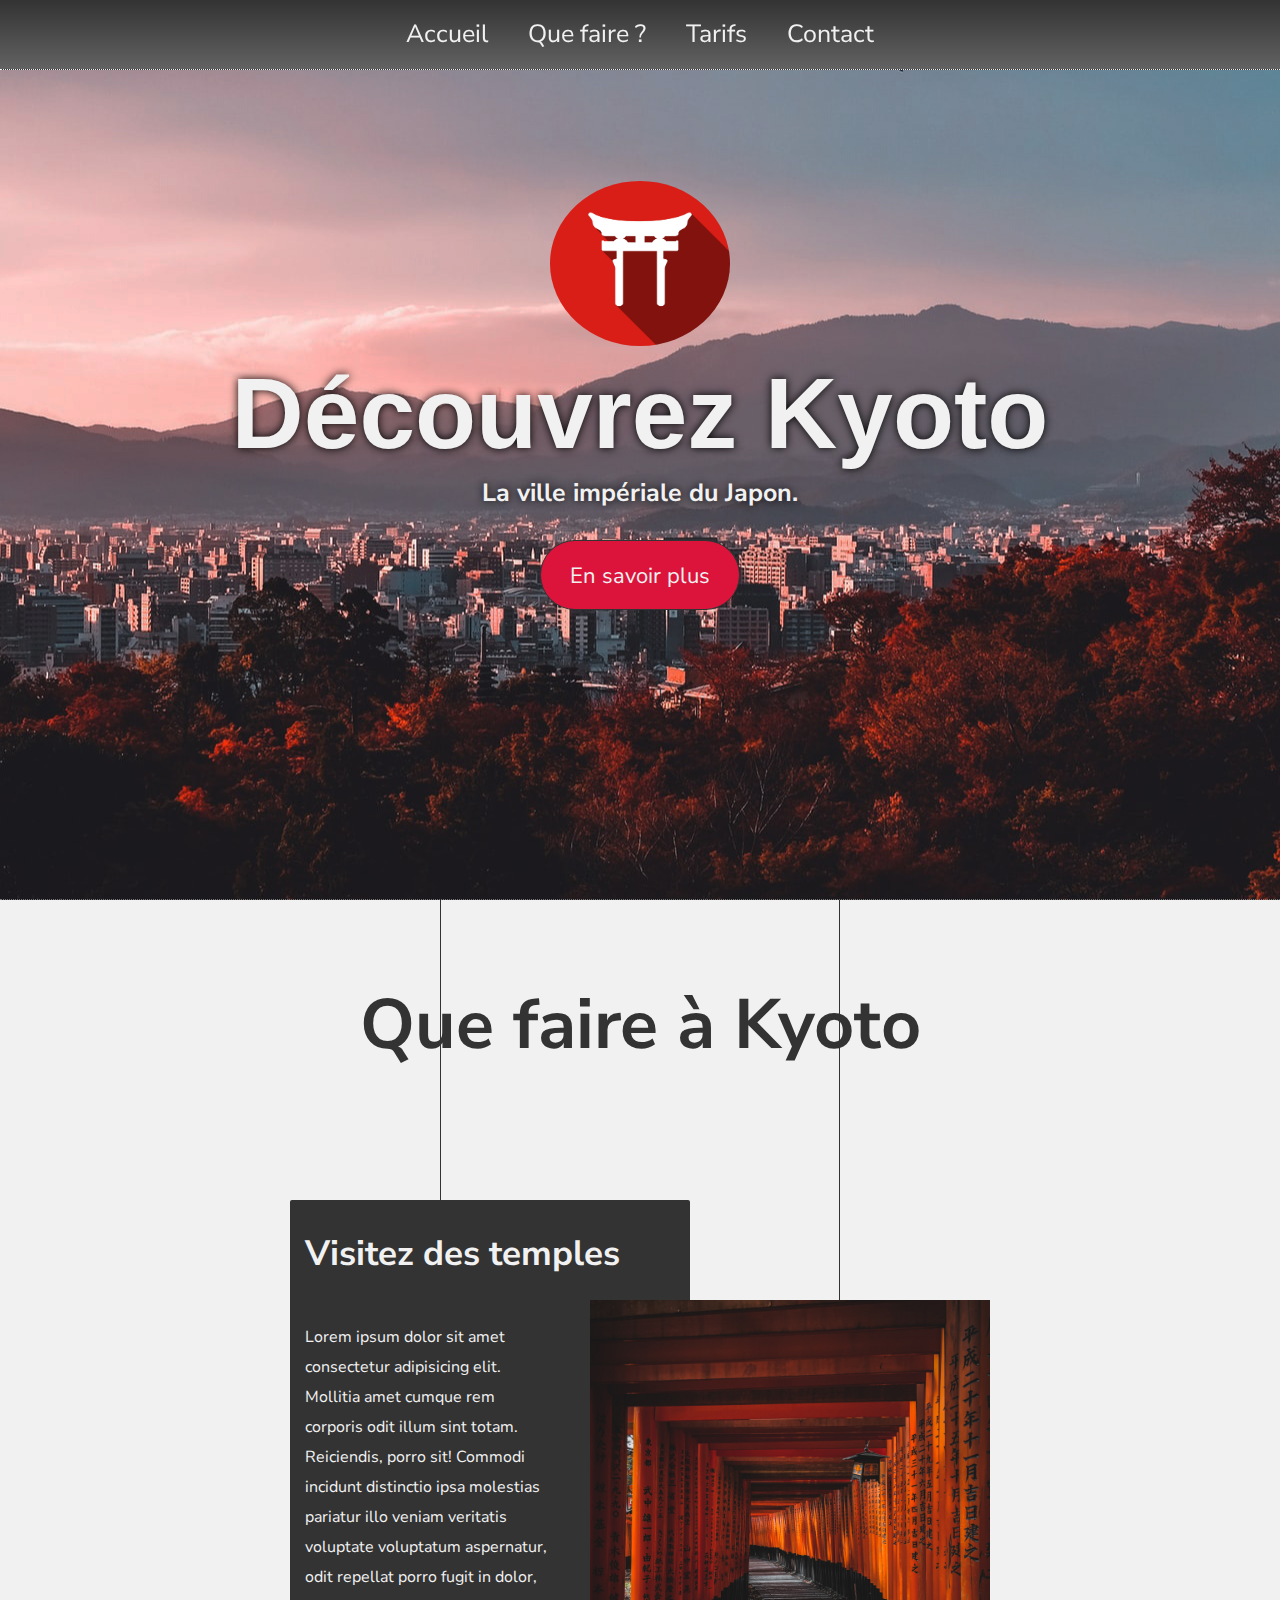
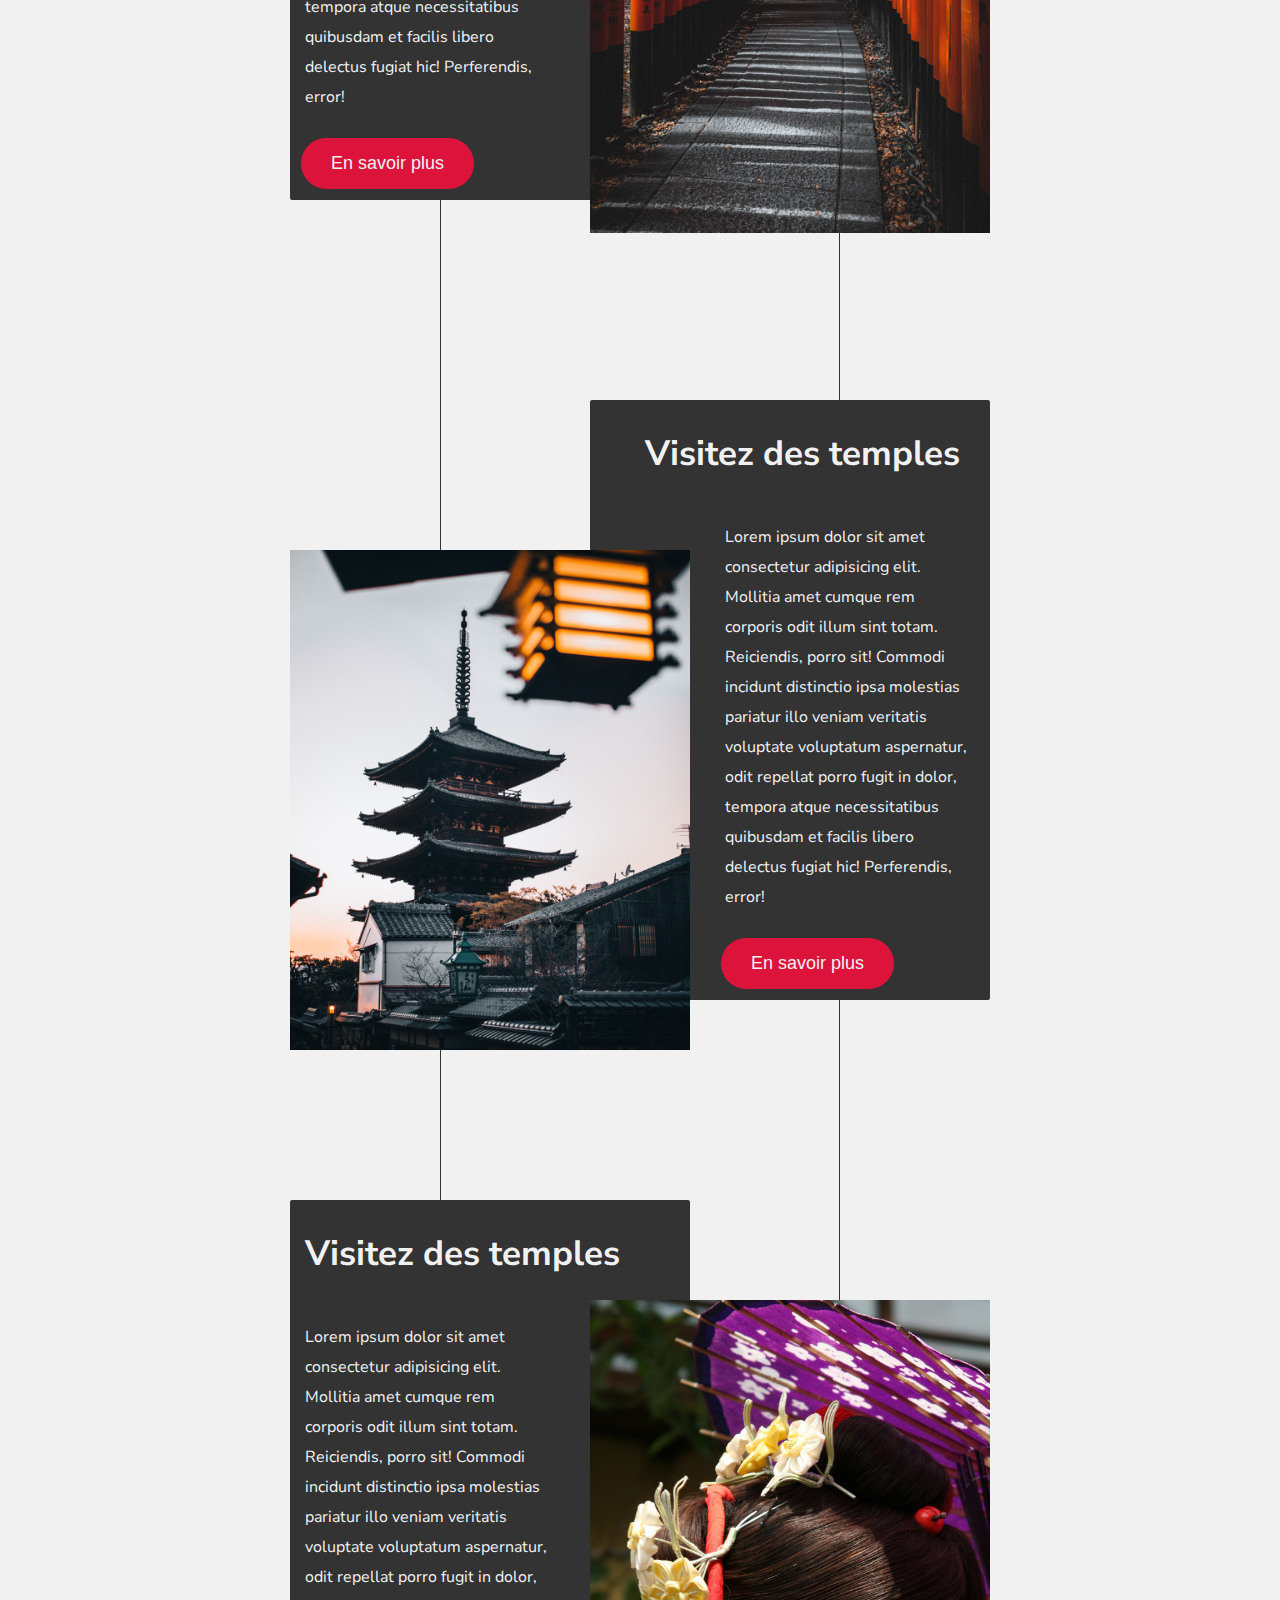
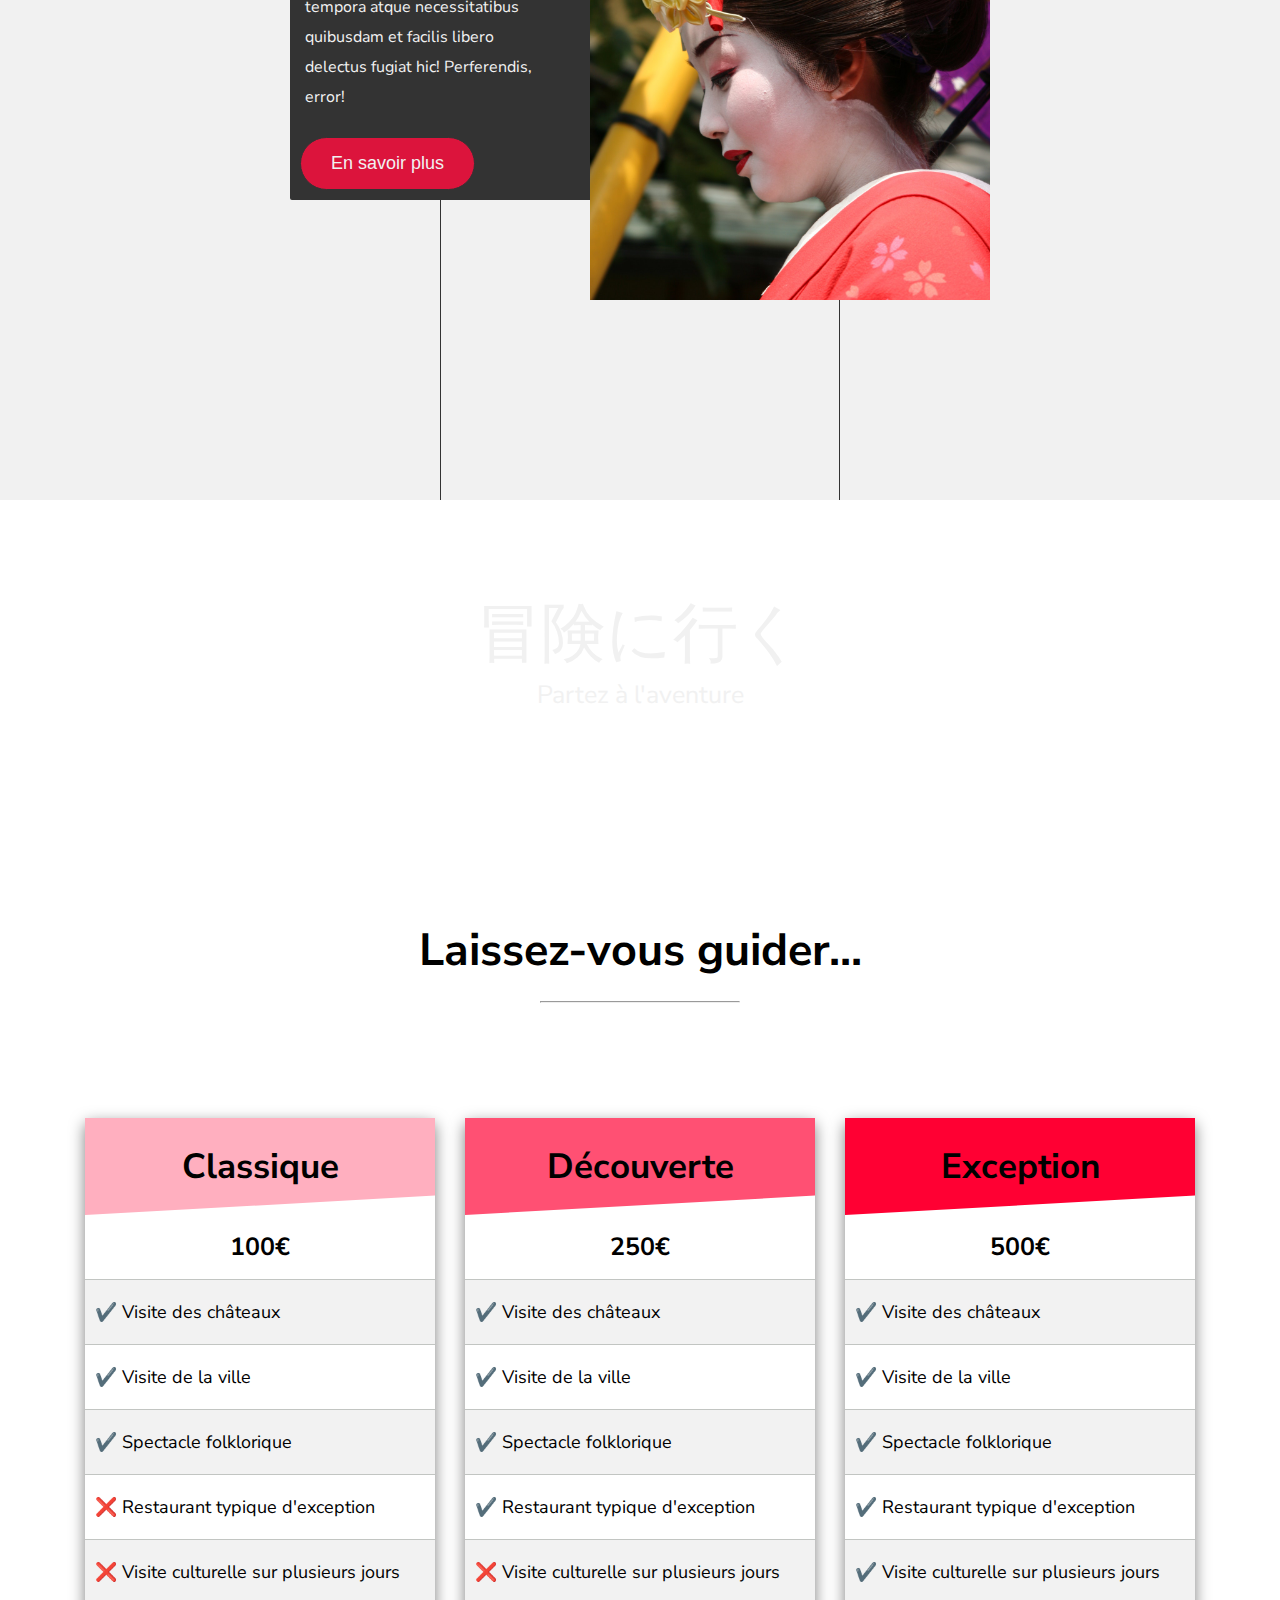
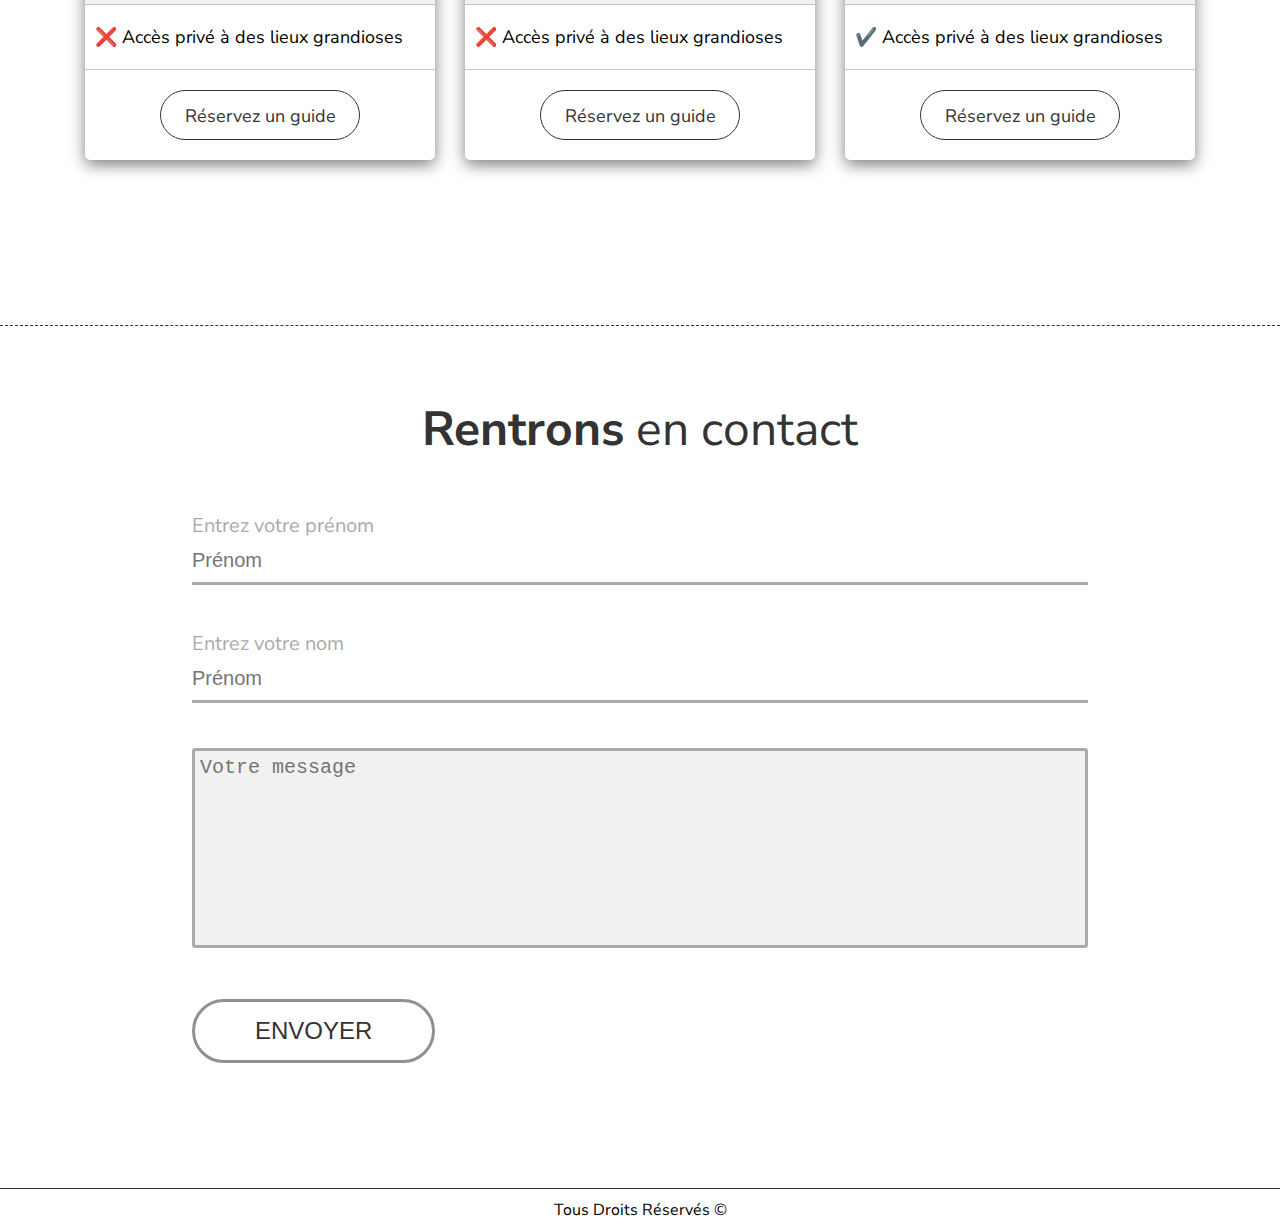
<file: 1. SiteFinSectionCSS/SiteKyotoComplet/index.html>
<!DOCTYPE html>
<html lang="fr">
<head>
    <meta charset="UTF-8">
    <meta name="viewport" content="width=device-width, initial-scale=1.0">
    <title>Découvrez Kyoto</title>
    <link rel="stylesheet" href="style.css">
    <link href="https://fonts.googleapis.com/css2?family=Merienda+One&family=Nunito+Sans&display=swap" rel="stylesheet">
</head>
<body>
    
<!-- Navigation -->


    <nav>
        <ul class="liste-nav">
            <li class="item-nav"><a href="#home">Accueil</a></li>
            <li class="item-nav"><a href="#asym">Que faire ?</a></li>
            <li class="item-nav"><a href="#tarifs">Tarifs</a></li>
            <li class="item-nav"><a href="#contact">Contact</a></li>
        </ul>
        <img src="ressources/menu.svg" alt="logo menu" class="logo-menu">
    </nav>


    <!-- Accueil -->


    <div class="accueil" id="home">
        <img src="ressources/logo-porte-japon.jpg" alt="logo porte traditionnelle du japon" class="logo-kyoto">
        <h1>Découvrez Kyoto</h1>
        <p class="sous-titre">La ville impériale du Japon.</p>
        <a href="#asym" class="btn-accueil">En savoir plus</a>
    </div>

    <!-- Section asymétrique -->

    <section class="section-asymetrique" id="asym">

        <h2>Que faire à Kyoto</h2>

        <div class="bloc-left bloc-1">
            <div class="bloc-txt-left">
                <h3>Visitez des temples</h3>
                <p>Lorem ipsum dolor sit amet consectetur adipisicing elit. Mollitia amet cumque rem corporis odit illum sint totam. Reiciendis, porro sit! Commodi incidunt distinctio ipsa molestias pariatur illo veniam veritatis voluptate voluptatum aspernatur, odit repellat porro fugit in dolor, tempora atque necessitatibus quibusdam et facilis libero delectus fugiat hic! Perferendis, error!</p>
                <button class="btn-bloc-left" type="button">En savoir plus</button>
            </div>
            <img src="ressources/kyoto-temple.jpg" alt="couloir d'un temple de kyoto">
        </div>

        <div class="bloc-2">
            <div class="bloc-txt-2">
                <h3>Visitez des temples</h3>
                <p>Lorem ipsum dolor sit amet consectetur adipisicing elit. Mollitia amet cumque rem corporis odit illum sint totam. Reiciendis, porro sit! Commodi incidunt distinctio ipsa molestias pariatur illo veniam veritatis voluptate voluptatum aspernatur, odit repellat porro fugit in dolor, tempora atque necessitatibus quibusdam et facilis libero delectus fugiat hic! Perferendis, error!</p>
                <button type="button">En savoir plus</button>
            </div>
            <img src="ressources/chateau-kyoto.jpg" alt="un château à Kyoto">
        </div>

        <div class="bloc-left bloc-3">
            <div class="bloc-txt-left">
                <h3>Visitez des temples</h3>
                <p>Lorem ipsum dolor sit amet consectetur adipisicing elit. Mollitia amet cumque rem corporis odit illum sint totam. Reiciendis, porro sit! Commodi incidunt distinctio ipsa molestias pariatur illo veniam veritatis voluptate voluptatum aspernatur, odit repellat porro fugit in dolor, tempora atque necessitatibus quibusdam et facilis libero delectus fugiat hic! Perferendis, error!</p>
                <button class="btn-bloc-left" type="button">En savoir plus</button>
            </div>
            <img src="ressources/geisha.jpg" alt="une geisha">
        </div>

        <div class="ligne-gauche"></div>
        <div class="ligne-milieu"></div>
        <div class="ligne-droite"></div>  
    </section>

    <!-- Section parallax -->

    <section class="parallax">
        <p>冒険に行く</p>
        <span>Partez à l'aventure</span>
    </section>


    <!-- Section Tarifs -->

    <!-- Section tarifs -->

    <section class="section-tarifs" id="tarifs">
        <h3>Laissez-vous guider...</h3>
        <hr>
    <div class="container-tarifs">

        <div class="cartes-tarifs">
            <h4>Classique</h4>
            <span>100€</span>
            <p>✔️ Visite des châteaux</p>
            <p>✔️ Visite de la ville</p>
            <p>✔️ Spectacle folklorique</p>
            <p>❌ Restaurant typique d'exception</p>
            <p>❌ Visite culturelle sur plusieurs jours</p>
            <p>❌ Accès privé à des lieux grandioses</p>
   
            <a href="#contact">Réservez un guide</a>
   
        </div>

        <div class="cartes-tarifs">
            <h4>Découverte</h4>
            <span>250€</span>
            <p>✔️ Visite des châteaux</p>
            <p>✔️ Visite de la ville</p>
            <p>✔️ Spectacle folklorique</p>
            <p>✔️ Restaurant typique d'exception</p>
            <p>❌ Visite culturelle sur plusieurs jours</p>
            <p>❌ Accès privé à des lieux grandioses</p>

            <a href="#contact">Réservez un guide</a>

        </div>


        <div class="cartes-tarifs">
            <h4>Exception</h4>
            <span>500€</span>
            <p>✔️ Visite des châteaux</p>
            <p>✔️ Visite de la ville</p>
            <p>✔️ Spectacle folklorique</p>
            <p>✔️ Restaurant typique d'exception</p>
            <p>✔️ Visite culturelle sur plusieurs jours</p>
            <p>✔️ Accès privé à des lieux grandioses</p>

            <a href="#contact">Réservez un guide</a>
     
        </div>



    </div>

    </section> 



    <!-- Section Contact -->

    <section class="section-contact" id="contact">

        <h2><strong>Rentrons</strong> en contact</h2>

        <div class="container-form">

            <form class="form-bloc">

                <div class="form-groupe">
                    <label for="prenom">Entrez votre prénom</label>
                    <input type="text" placeholder="Prénom" required id="prenom">
                </div>

                <div class="form-groupe">
                    <label for="nom">Entrez votre nom</label>
                    <input type="text" placeholder="Prénom" required id="nom">
                </div>

                <div class="form-groupe">
                    <textarea  id="txt" placeholder="Votre message" required></textarea>
                </div>

                <div class="form-groupe">
                    <input type="submit" value="ENVOYER" class="button-sub">
                </div>

            </form>

        </div>

    </section>

    <footer>
        Tous Droits Réservés &copy;
    </footer>






 
    <script src="app.js"></script>
</body>
</html>
</file>
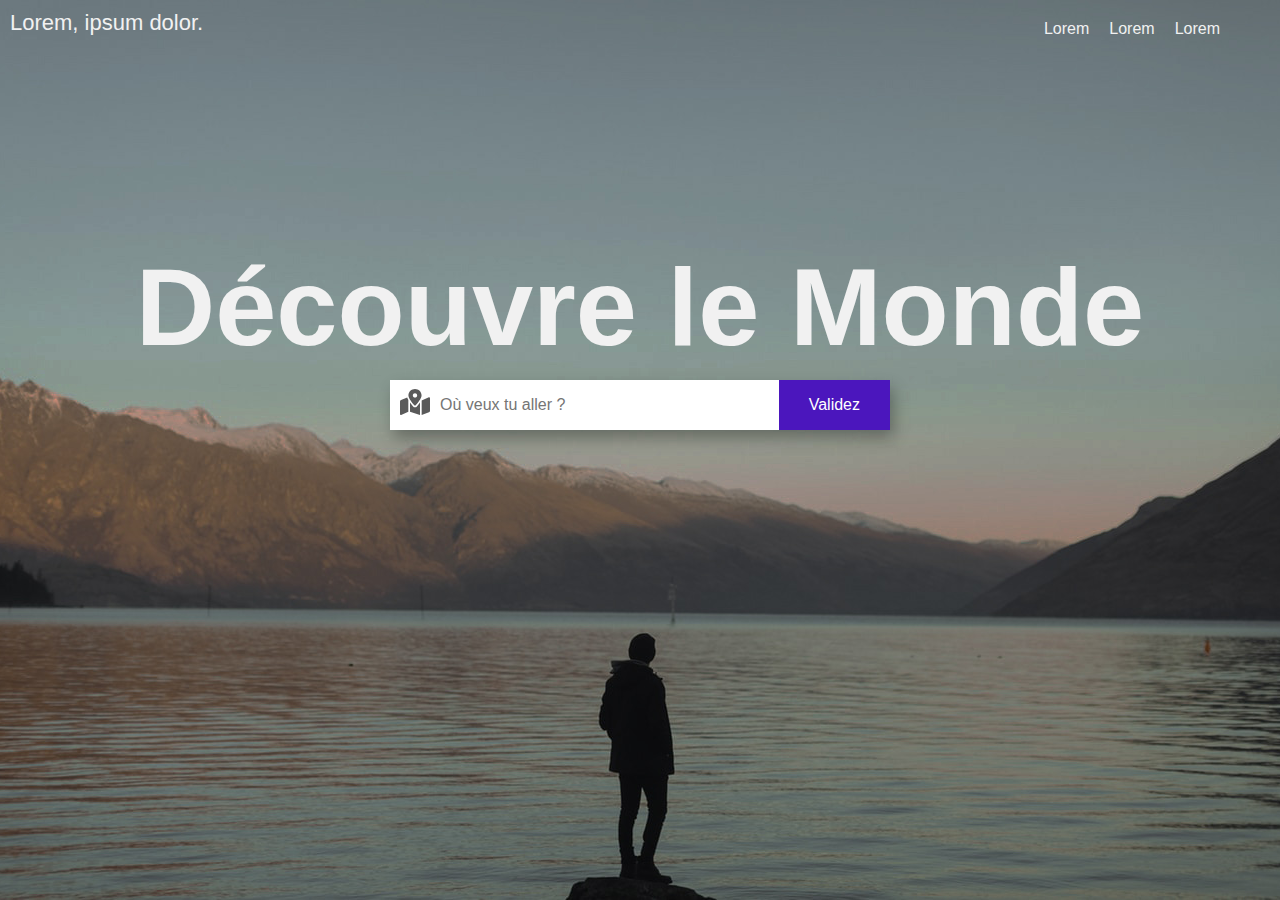
<file: 3. Formulaires/1.2 AccueilStyleAirbnb/index.html>
<!DOCTYPE html>
<html lang="fr">
<head>
    <meta charset="UTF-8">
    <meta name="viewport" content="width=device-width, initial-scale=1.0">
    <title>Accueil Recherche</title>
    <link rel="stylesheet" href="style.css">
</head>
<body>
 


    <div class="section">
        <div class="logoHautGauche">
            Lorem, ipsum dolor.
        </div>
        <div class="listeTopDroite">

            <div class="item">Lorem</div>
            <div class="item">Lorem</div>
            <div class="item">Lorem</div>
        </div>
        <h1>Découvre le Monde</h1>
        <form action="#" class="flexForm">
            <label for="search">
                <img src="icone.svg" alt="icone">
            </label>
            <input type="search" id="search" name="recherche" placeholder="Où veux tu aller ?">
            <button>Validez</button>

        </form>

    </div>
</body>
</html>
</file>
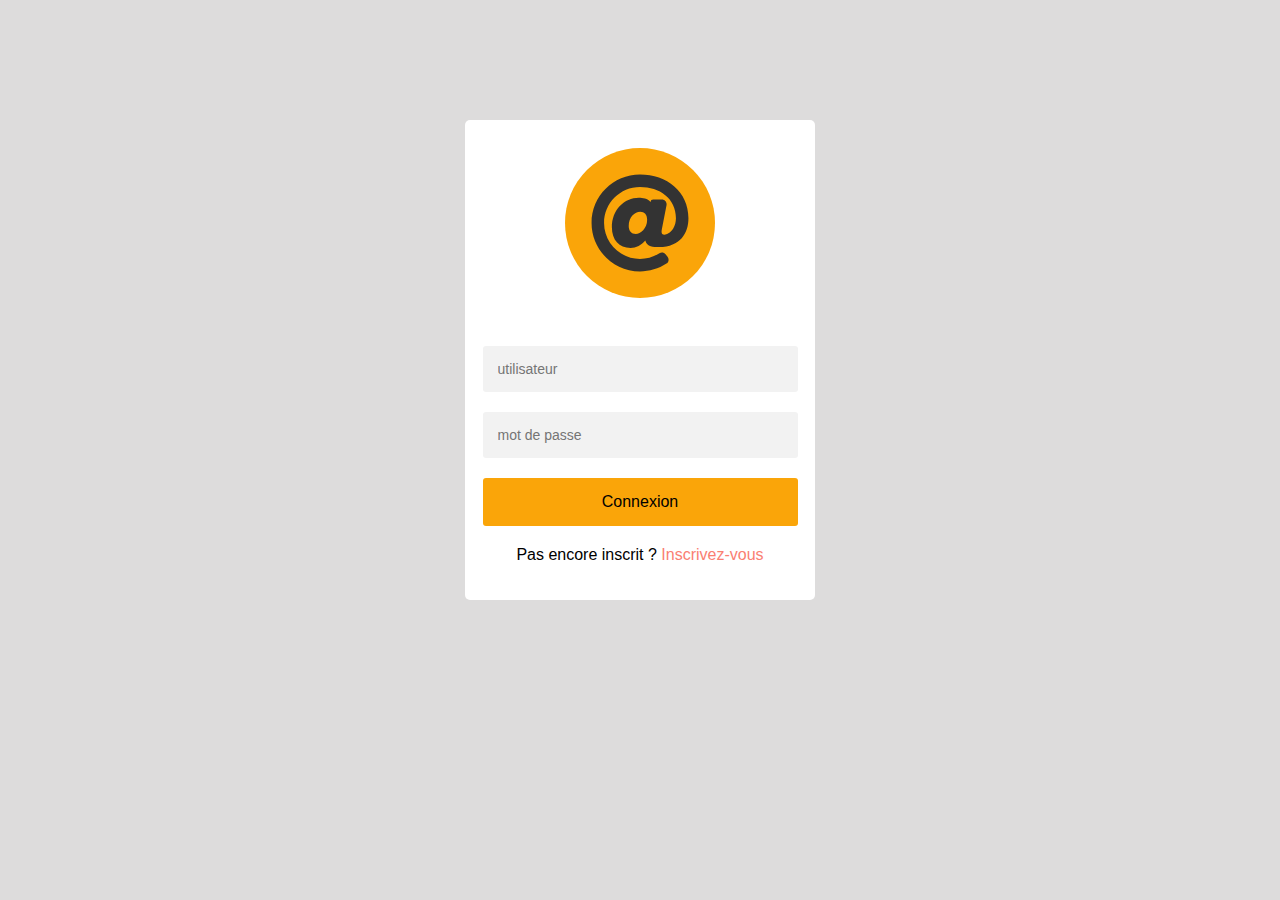
<file: 3. Formulaires/CodeSourceDossFinal/1.1 simpleLogin/index.html>
<!DOCTYPE html>
<html lang="fr">
<head>
    <meta charset="UTF-8">
    <meta name="viewport" content="width=device-width, initial-scale=1.0">
    <title>Login Basic</title>
    <link rel="stylesheet" href="style.css">
</head>
<body>
    
    <div class="boxLogin">

        <div class="containerLogo">
            <div class="cercle">
                <img src="logo.svg" alt="logo">
            </div>
        </div>

        <div class="containerInputs">

            <form>
                <input type="text" name="utilisateur" required maxlength="16" placeholder="utilisateur">
                <input type="password" name="password" required maxlength="16" placeholder="mot de passe">
                <button>Connexion</button>
            </form>

            <p class="txtFin">Pas encore inscrit ?
                <a href="#">
                    Inscrivez-vous
                </a>
            </p>
        </div>

    </div>


</body>
</html>
</file>
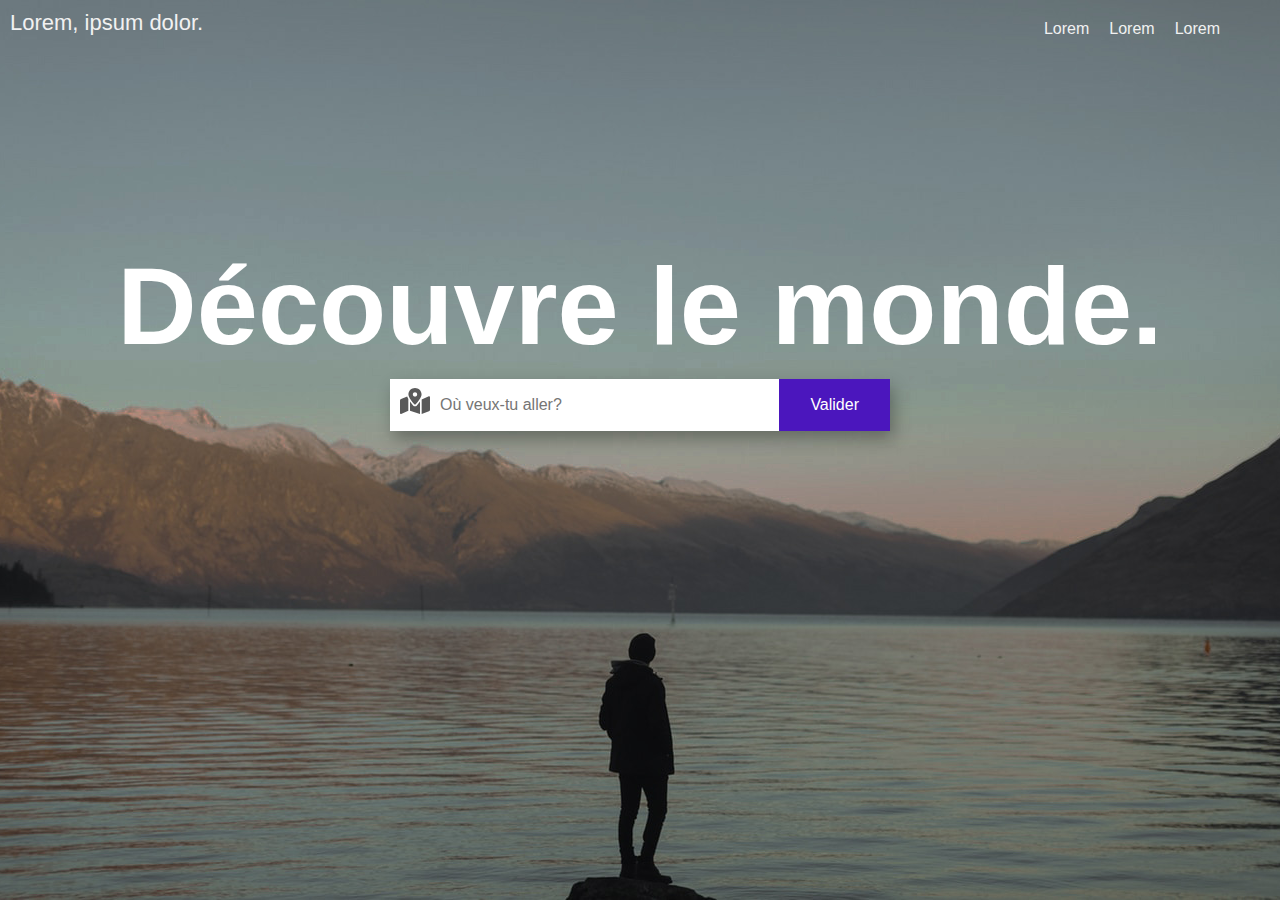
<file: 3. Formulaires/CodeSourceDossFinal/1.2 AccueilStyleAirbnb/index.html>
<!DOCTYPE html>
<html lang="fr">
<head>
    <meta charset="UTF-8">
    <meta name="viewport" content="width=device-width, initial-scale=1.0">
    <title>Accueil Recherche</title>
    <link rel="stylesheet" href="style.css">
</head>
<body>
  
    <div class="section">

        <div class="logoHautGauche">Lorem, ipsum dolor.</div>

        <div class="listeTopDroite">
            <div class="item">Lorem</div>
            <div class="item">Lorem</div>
            <div class="item">Lorem</div>
        </div>

        <h1>Découvre le monde.</h1>

        <form class="flexForm">

            <label for="search">
                <img src="icone.svg" alt="icone">
            </label>
            <input type="search" name="recherche" id="search" placeholder="Où veux-tu aller?">
            <button>Valider</button>
        </form>

    </div>

</body>
</html>
</file>
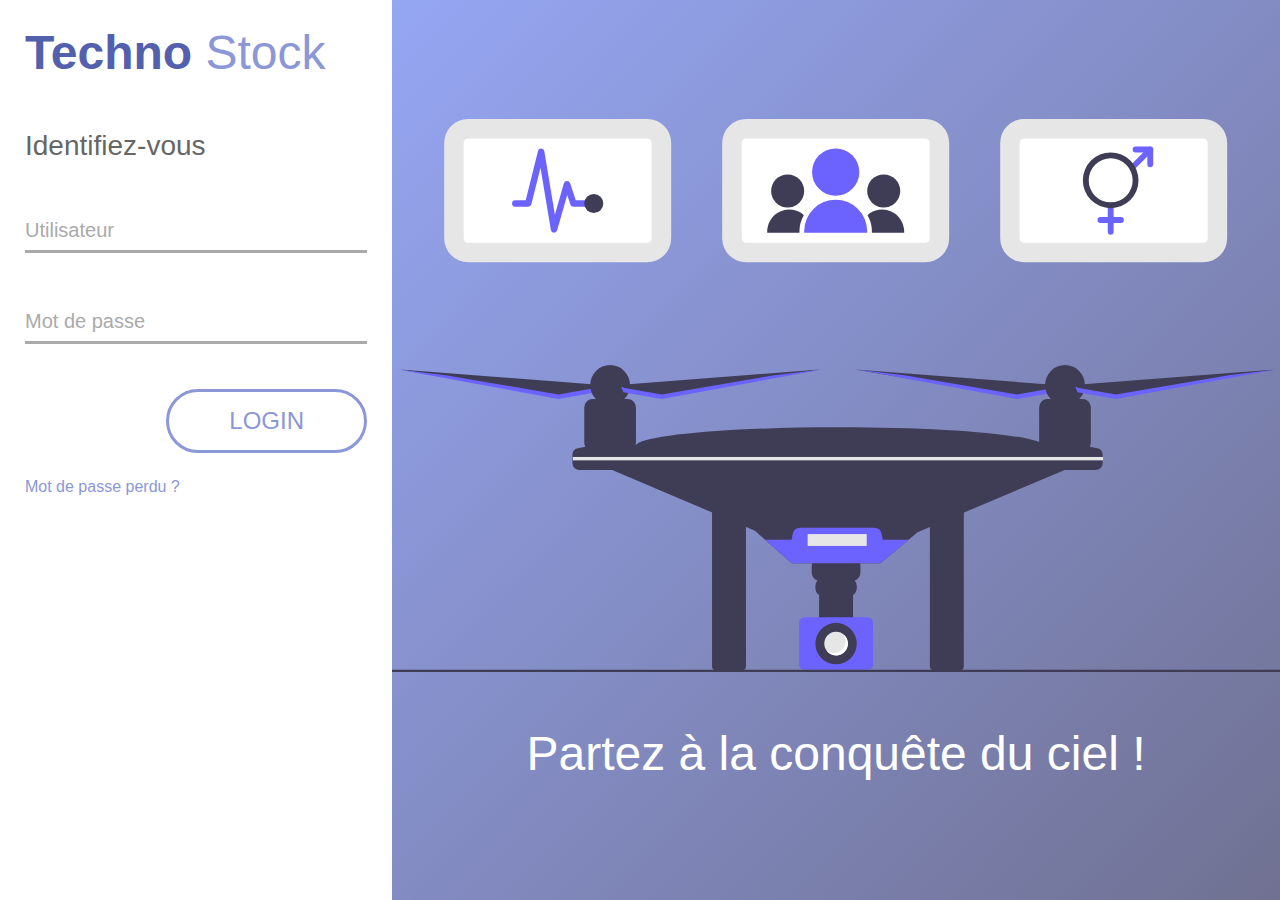
<file: 3. Formulaires/CodeSourceDossFinal/1.3 FullLoginPageAccueil/index.html>
<!DOCTYPE html>
<html lang="en">
<head>

  <meta charset="UTF-8">
  <meta name="viewport" content="width=device-width, initial-scale=1.0">
  <meta http-equiv="X-UA-Compatible" content="ie=edge">
  <title>FormAniméAccueil</title>
  <link rel="stylesheet" href="style.css" />

</head>
<body>
 
  <div class="contGlobal">

    <div class="panneauGauche">

      <h1><strong>Techno</strong> Stock</h1>

      <form class="formBloc">

        <h3>Identifiez-vous</h3>

        <div class="formGroupe">
          <label for="utilisateur">Utilisateur</label>
          <input type="text" required maxlength="16" id="utilisateur">
        </div>

        <div class="formGroupe">
          <label for="mdp">Mot de passe</label>
          <input type="text" required maxlength="16" id="mdp">
        </div>

        <div class="formGroupe">
          <input type="submit" value="LOGIN" class="buttonSub">
        </div>

        <div class="mdpPerdu">
          <a href="#">Mot de passe perdu ?</a>
        </div>
      </form>

    </div>


    <div class="panneauDroit">
      <div class="illustration">
        <img src="illustration.svg" alt="illustration" class="image">
      </div>
      <h2>Partez à la conquête du ciel !</h2>
    </div>

  </div>
  
<script>


  const input_fields = document.querySelectorAll('input');

  for (let i = 0; i < input_fields.length; i++) {

    let field = input_fields[i];

    field.addEventListener('input', function(e){

      if(e.target.value != ""){
        e.target.parentNode.classList.add('animation');
      } else if (e.target.value == "") {
        e.target.parentNode.classList.remove('animation');
      }

    })

  }

</script>
</body>
</html>
</file>
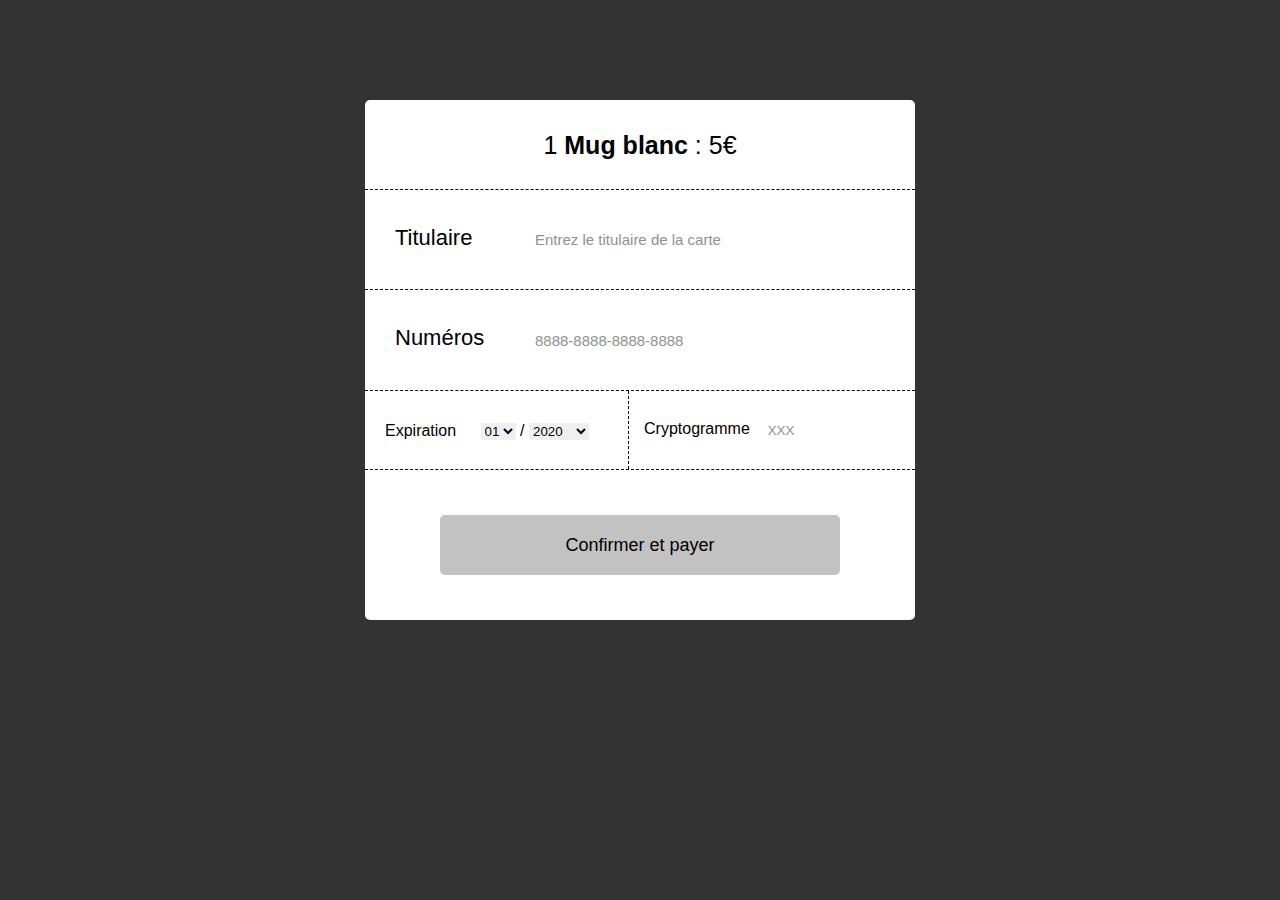
<file: 3. Formulaires/CodeSourceDossFinal/1.4 formcartedecredit/index.html>
<!DOCTYPE html>
<html lang="en">
<head>
    <meta charset="UTF-8">
    <meta name="viewport" content="width=device-width, initial-scale=1.0">
    <title>Carte de crédit</title>
    <link rel="stylesheet" href="style.css">
</head>
<body>

    <div class="container">

        <div class="contMontant">
            <p>1 <strong>Mug blanc</strong> : 5€</p>
        </div>

        <form>

            <div class="inpFull">
                <label for="nom">Titulaire</label>
                <input type="text" id="nom" name="titulaire" required maxlength="30" placeholder="Entrez le titulaire de la carte">
            </div>

            <div class="inpFull">
                <label for="num">Numéros</label>
                <input type="text" id="num" name="numeros" required placeholder="8888-8888-8888-8888" pattern="[0-9\s]+">
            </div>

            <div class="contExSecu">

                <div class="inpExp">

                    <label for="expiration">Expiration</label>
                    <select name="moisexp" id="expiration" class="select1">
                        <option value="1">01</option>
                        <option value="2">02</option>
                        <option value="3">03</option>
                        <option value="4">04</option>
                        <option value="5">05</option>
                        <option value="6">06</option>
                        <option value="7">07</option>
                        <option value="8">08</option>
                        <option value="9">09</option>
                        <option value="10">10</option>
                        <option value="11">11</option>
                        <option value="12">12</option>
                    </select>
                    <span>/</span>
                    <select name="anexp" class="select2">
                        <option value="2020">2020</option>
                        <option value="2021">2021</option>
                        <option value="2022">2022</option>
                        <option value="2023">2023</option>
                        <option value="2024">2024</option>
                        <option value="2025">2025</option>
                        <option value="2026">2026</option>
                        <option value="2027">2027</option>
                        <option value="2028">2028</option>
                        <option value="2029">2029</option>
                        <option value="2030">2030</option>
                    </select>
                </div>


                <div class="inpSecu">
                    <label for="crypto">Cryptogramme</label>
                    <input type="text" name="crypto" id="crypto" required maxlength="3" placeholder="XXX" pattern="[0-9]{3}">
                </div>

            </div>

            
            <div class="contBtn">
                <button>Confirmer et payer</button>
            </div>
        </form>

    </div>


    <script src="app.js"></script>
</body>
</html>
</file>
<file: 1. SiteFinSectionCSS/SiteKyotoComplet/style.css>
*, ::before, ::after {
    box-sizing: border-box;
    margin: 0;
    padding: 0;
}
html {
    scroll-behavior: smooth;
}
body {
    font-family: Nunito sans, sans-serif;
}

/*--------- Navigation ---------*/

nav {
    position: fixed;
    height: 70px;
    width: 100%;
    background: #333;
    border-bottom: 1px dotted #f1f1f1;
    background: linear-gradient(to bottom, #333, #626262);
    z-index: 100;
}
.logo-menu {
    position: fixed;
    top: 10px;
    right: 15px;
    width: 50px;
    z-index: 250;
    display: none;
}

.liste-nav {
    background: #333;
    background: linear-gradient(to bottom, #333, #626262);
    border-bottom: 1px dotted #f1f1f1;
    height: 70px;
    width: 100%;
    display: flex;
    justify-content: center;
    list-style-type: none;
    position: fixed;
    z-index: 200;
}
.item-nav {
    display: flex;
    align-items: center;
    justify-content: center;
}
.item-nav a {
    font-size: 25px;
    color: #f1f1f1;
    text-decoration: none;
    margin: 0 20px;
}

.item-nav a::after {
    content: '';
    display: block;
    margin: 0 auto;
    width: 0%;
    height: 2px;
    background: #f1f1f1;
    transition: all 0.2s ease-in-out;
}
.item-nav a:hover::after {
    width: 100%;
}

@media screen and (max-width: 700px) {

    .logo-menu {
        display: block;
    }
    .liste-nav {
        display: none;
        flex-direction: column;
        height: auto;
    }
    .liste-nav.active {
        display: block;
    }
    .item-nav {
        height: 70px;
    }
    .item-nav:nth-child(1){
        margin-top: 70px;
    }

}

/*--------- Accueil ---------*/


.accueil {
    width: 100%;
    height: 100vh;
    background-image: url(ressources/accueil-pic-lum-down.jpg);
    background-position: center;
    padding-top: 1px;
    border-bottom: 1px dotted #777;
}
.logo-kyoto {
    border-radius: 50%;
    width: 180px;
    display: block;
    margin: 180px auto 0;
}
.accueil h1 {
    text-align: center;
    font-size: 100px;
    text-shadow: 0 0 10px #000;
    color: #f1f1f1;
    margin: 10px 0 0 0;
    font-family: Merienda one, sans-serif;
}
.sous-titre {
    text-align: center;
    font-size: 25px;
    font-weight: bold;
    color: #f1f1f1;
    margin: 5px 0;
    text-shadow: 0 0 10px #000;
}
.btn-accueil {
    border-radius: 9999px;
    background: crimson;
    border: 1px solid #333;
    color: #f1f1f1;
    text-align: center;
    font-size: 22px;
    display: block;
    width: 200px;
    height: 70px;
    line-height: 70px;
    text-decoration: none;
    margin: 30px auto 0;
    cursor: pointer;
    transition: all 0.2s ease-in-out;
}
.btn-accueil:hover {
    background: rgb(177,0,36);
    color: #fff;
}

@media screen and (max-width: 850px) {
    .accueil {
        height: 650px;
    }
    .logo-kyoto {
        margin: 120px auto 0;
    }
    .accueil h1 {
        font-size: 60px;
    }
    .sous-titre {
        font-size: 23px;
    }
    .btn-accueil {
        width: 150px;
        height: 50px;
        line-height: 50px;
        font-size: 18px;
        margin: 15px auto 0;
    }
}


@media screen and (max-width: 400px) {
    .accueil {
        height: 550px;
    }
    .logo-kyoto {
        width: 150px;
        margin: 110px auto 0;
    }
    .accueil h1 {
        font-size: 35px;
    }
    .sous-titre {
        font-size: 20px;
    }
    .btn-accueil {
        width: 130px;
        height: 45px;
        line-height: 45px;
        font-size: 16px;
    }
    .logo-menu {
        top: 15px;
        width: 40px;
    }
}


/*--------- Section asymétrique ---------*/

.section-asymetrique {
    display: grid;
    grid-template: 200px repeat(23, 150px) / 1fr 600px 1fr 600px 1fr;
    background: #f1f1f1;
}

.section-asymetrique h2 {
    /* deb row / deb col / fin row / fin col */
    grid-area: 1 / 1 / 2 / -1;
    display: flex;
    justify-content: center;
    align-items: center;
    color: #333;
    font-size: 70px;
    padding-top: 50px;
}

/* Bloc-1 & Bloc-3 */

.bloc-1 {
    grid-area: 3 / 2 / 8 / 3;
}
.bloc-3 {
    grid-area: 17 / 2 / 22 / 3;
}
.bloc-left {
    background: #333;
    color: #f1f1f1;
    position: relative;
    left: 100px;
    border-radius: 2px;
}
.bloc-left img {
    position: absolute;
    left: 300px;
    top: 100px;
    width: 100%;
}

.bloc-txt-left {
    width: 50%;
    height: 100%;
}

.bloc-txt-left h3 {
    width: 150%!important;
    font-size: 35px;
    margin: 15px 0;
    padding: 15px;
}
.bloc-txt-left p {
    line-height: 40px;
    padding: 15px;
}
.btn-bloc-left {
    border-radius: 9999px;
    outline: 0;
    border: 0;
    background: crimson;
    border: 1px solid #333;
    color: #f1f1f1;
    padding: 20px 35px;
    font-size: 20px;
    display: flex;
    margin: 10px auto;
    cursor: pointer;
}

/* Bloc-2 */

.bloc-2 {
    grid-area: 10 / 4 / 15 / 5;
    background: #333;
    color: #f1f1f1;
    position: relative;
    right: 100px;
    border-radius: 2px;
}
.bloc-2 img {
    position: absolute;
    right: 300px;
    top: 100px;
    width: 100%;
}
.bloc-txt-2 {
    position: absolute;
    right: 0;
    width: 50%;
    height: 100%;
}
.bloc-txt-2 h3 {
    position: relative;
    right: 40px;
    width: 150%!important;
    font-size: 35px;
    margin: 15px 0;
    padding: 15px;
}
.bloc-txt-2 p {
    line-height: 40px;
    padding: 15px;
}
.bloc-txt-2 button {
    border-radius: 9999px;
    outline: 0;
    border: 0;
    background: crimson;
    border: 1px solid #333;
    color: #f1f1f1;
    padding: 20px 35px;
    font-size: 20px;
    display: flex;
    margin: 10px auto;
    cursor: pointer;
}

/* Lignes verticales */


.ligne-gauche {
    grid-area: 1 / 2 / -1 / 3;
    border-left: 1px solid #333;
}
.ligne-milieu {
    grid-area: 1 / 3 / -1 / 4;
    border-right: 1px solid #333;
}
.ligne-droite {
    grid-area: 1 / 5 / -1 / 6;
    border-left: 1px solid #333;
}

@media screen and (max-width: 1550px) {

    .section-asymetrique {
        grid-template: 200px repeat(26, 100px) / 1fr 400px 1fr;
    }

    .bloc-1 {
        grid-area: 3 / 2 / 9 / 3;
    }
    .bloc-left {
        left: -150px;
    }
    .bloc-txt-left {
        width: 70%;
    }
    .bloc-txt-left p {
        line-height: 30px;
        padding: 15px;
    }
    .btn-bloc-left {
        padding: 15px 30px;
        font-size: 18px;
        margin: 10px;
    }

    /* Bloc-2 */

    .bloc-2 {
        grid-area: 11 / 2 / 17 / 3;
        right: -150px;
    }
    .bloc-txt-2 {
        width: 70%;
    }
    .bloc-2 img {
        top: 150px;
    }
    .bloc-txt-2 h3 {
        right: 80px;
    }
    .bloc-txt-2 p {
        line-height: 30px;
        padding: 15px;
    }
    .bloc-txt-2 button {
        padding: 15px 30px;
        font-size: 18px;
        margin: 10px;
    }

    .bloc-3 {
        grid-area: 19 / 2 / 25 / 3;
    }


    /* Lignes */

    .ligne-gauche {
        border-right: 1px solid #333;
    }
    .ligne-milieu, .ligne-droite {
        display: none;
    }

}


@media screen and (max-width: 850px) {

    .section-asymetrique {
        grid-template: 200px repeat(35, 100px) / 1fr 400px 1fr;
    }
    .section-asymetrique h2 {
        font-size: 45px;
        padding-top: 0px;
    }

    .bloc-1 {
        grid-area: 2 / 2 / 8 / 3;
        border-bottom: 1px solid #f1f1f1;
    }
    .bloc-left {
        left: 0px;
    }
    .bloc-left img {
        position: absolute;
        left: 0px;
        top: 600px;
    }
    .bloc-txt-left {
        width: 100%;
    }
    .bloc-txt-left h3 {
        width: 100%!important;
        text-align: center;
        margin: 5px 0;
    }
    .bloc-txt-left p {
        font-size: 20px;
        line-height: 40px;
    }
    .btn-bloc-left {
        margin: 10px auto;
    }

    /* bloc-2 */

    .bloc-2 {
        grid-area: 13 / 2 / 19 / 3;
        right: 0px;
        border-top: 1px solid #f1f1f1;
    }
    .bloc-txt-2 h3 {
        position: relative;
        right: 0px;
        width: 100%!important;
        text-align: center;
        font-size: 35px;
        margin: 5px 0;
    }
    .bloc-txt-2 {
        width: 100%;
    }
    .bloc-2 img {
        position: absolute;
        right: 0px;
        top: 600px;
    }
    .bloc-txt-2 p {
        line-height: 40px;
        font-size: 20px;
    }
    .bloc-txt-2 button {
        margin: 10px auto;
    }

    .bloc-3 {
        grid-area: 24 / 2 / 30 / 3;
        border-top: 1px solid #f1f1f1;
    }
}


@media screen and (max-width: 430px) {
    .section-asymetrique {
        grid-template: 200px repeat(32,100px) / 1fr 320px 1fr;
    }
    .section-asymetrique h2 {
        grid-area: 1 / 1 / 2 / -1;
        font-size: 30px;
    }

    .bloc-txt-left h3 {
        font-size: 25px;
    }
    .bloc-txt-left p {
        font-size: 16px;
    }

    /* b2 */
    .bloc-2 {
        grid-area: 12 / 2 / 18 / 3;
    }
    .bloc-txt-2 h3 {
        font-size: 25px;
    }
    .bloc-txt-2 p {
        font-size: 16px;
    }
    .bloc-txt-2 {
        width: 100%;
    }
    .bloc-2 img {
        position: absolute;
        right: 0px;
        top: 600px;
    }
    .bloc-txt-2 button {
        margin: 10px auto;
    }

    .bloc-3 {
        grid-area: 22 / 2 / 28 / 3;
    }
}


/*-------- Section Parallax ----------*/

.parallax {
    width: 100%;
    height: 300px;
    background: url(ressources/parallax-large-flou.jpg);
    background-position: center;
    background-attachment: fixed;
    display: flex;
    justify-content: center;
    align-items: center;
    flex-direction: column;
}
.parallax p {
    font-size: 65px;
    color: #f1f1f1;
}
.parallax span {
    display: block;
    font-size: 25px;
    color: #f1f1f1;
}

@media screen and (max-width: 400px) {
    .parallax p {
        font-size: 55px;
    }
}

/* ------------ Section Tarifs ------------ */

.section-tarifs {
    padding-bottom: 150px;
    border-bottom: 1px dashed #333;
}
.section-tarifs h3 {
    text-align: center;
    font-size: 45px;
    margin: 120px 0 20px;
    padding: 0 30px;
}
.section-tarifs hr {
    width: 200px;
    margin: 20px auto 100px;
}

.container-tarifs {
    display: flex;
    justify-content: center;
    flex-wrap: wrap;
}
.cartes-tarifs {
    width: 350px;
    height: auto;
    border-radius: 5px;
    margin: 15px 15px;
    cursor: pointer;
    box-shadow: 0 5px 15px rgba(0, 0, 0, 0.5);
    transition: all 0.2s ease-in-out;
    position: relative;
}
.cartes-tarifs:hover {
    transform: translateY(-5px)
}

.cartes-tarifs h4 {
    text-align: center;
    padding: 25px 20px;
    font-size: 35px;
    clip-path: polygon(0 0, 100% 0%, 100% 80%, 0 100%);
    background: #ffafbf;
}
.cartes-tarifs span {
    display: block;
    text-align: center;
    padding: 15px;
    font-size: 25px;
    font-weight: bold;
}
.cartes-tarifs:nth-child(2) h4 {
    background: #ff5073;
}
.cartes-tarifs:nth-child(3) h4 {
    background: #ff0033;
}

.cartes-tarifs p {
    font-size: 18px;
    padding: 20px 10px;
    border-top: 1px solid rgb(194,197,194);
}
.cartes-tarifs p:last-of-type{
    border-bottom: 1px solid rgb(194,197,194);
}
.cartes-tarifs p:nth-child(odd) {
    background: rgba(195,195,195,0.219);
}

.cartes-tarifs a {
    display: block;
    text-decoration: none;
    border: 1px solid #333;
    text-align: center;
    width: 200px;
    height: 50px;
    border-radius: 9999px;
    color: #333;
    font-size: 18px;
    line-height: 50px;
    margin: 20px auto;
    transition: all 0.2s ease-in-out;
}
.cartes-tarifs a:hover {
    background: #333;
    color: #f1f1f1;
}

@media screen and (max-width: 900px) {
    .section-tarifs h3 {
        font-size: 35px;
        margin: 80px 0 80px;
    }
}
@media screen and (max-width: 425px) {
    .section-tarifs h3 {
        font-size: 30px;
        padding: 0 10px;
        margin: 50px 0;
    }
    .section-tarifs hr {
        width: 200px;
        margin: 20px auto 20px;
    }
    
}

/* ------- Section Contact ---------- */

.section-contact {
    padding-bottom: 100px;
}
.section-contact h2 {
    text-align: center;
    color: #333;
    font-size: 48px;
    font-weight: 400;
    margin-bottom: 50px;
    padding: 70px 0 0 0;
}

.container-form {
    margin: 0 auto;
    width: 70%;
}
.form-groupe {
    position: relative;
    margin-bottom: 45px;
}
.form-groupe label {
    color: #aaa;
    font-size: 20px;
}
.form-groupe input {
    display: block;
    width: 100%;
    padding: 10px 0px;
    border: none;
    outline: none;
    background: none;
    border-bottom: 3px solid #aaa;
    color: #666;
    font-size: 20px;
}

textarea {
    width: 100%;
    height: 200px;
    border: none;
    border: 3px solid #aaa;
    border-radius: 3px;
    padding: 5px;
    resize: none;
    outline: none;
    font-size: 20px;
    background: #f1f1f1;
}

.form-groupe:nth-child(4) {
    margin-bottom: 25px;
}

.form-groupe .button-sub {
    display: block;
    width: auto;
    padding: 15px 60px;
    border: 3px solid rgb(144,144,144);
    border-radius: 9999px;
    background-image: linear-gradient(to right, transparent 50%, rgb(65,65,65) 50%, rgb(134,134,134));
    background-size: 200%;
    color: #333;
    font-size: 24px;
    font-weight: 500;
    cursor: pointer;
    transition: all 0.4s ease-in-out;
}
.form-groupe .button-sub:hover {
    color: #fff;
    background-position: 100%;
    border: 3px solid #fff;
}

@media screen and (max-width: 1300px) {
    .section-contact h2 {
        padding: 70px 0 0 0;
    }
    .container-form {
        padding-left: 0;
    }
}


/*------------ Footer ------------ */

footer {
    border-top: 1px solid #333;
    width: 100%;
    text-align: center;
    padding: 10px 0;
}
</file>
<file: 3. Formulaires/1.2 AccueilStyleAirbnb/style.css>
body{
    margin: 0;
    padding: 0;
    background-color: #333;
    height: 100vh;
    font-family: Arial;
}
.section{
    width: 100%;
    height: 100%;
    display: flex;
    justify-content: center;
    align-items: center;
    flex-direction: column;
   background: url('bgsombre.jpg');
   background-repeat: no-repeat;
   background-size: cover;
   background-position: center;
}
.logoHautGauche{
   position: absolute ;
   top: 10px;
   left: 10px;
   font-size: 22px;
   color:#f1f1f1;
}
.listeTopDroite {
    display: flex;
    position: absolute;
    top: 10px;
    right: 50px;
}
.item {
    margin: 10px;
    color: #f1f1f1;
    cursor: pointer;
}
h1 {
    font-size: 110px;
    color: #f1f1f1;
    margin-bottom: 10px;
    text-align: center;    
}
.flexForm{
    display: flex;
    z-index: 10;
    position: relative;
    width: 500px;
    box-shadow: 4px 8px 16px rgb(0, 0, 0, 0.3);
    margin-bottom: 300px;
}
.flexForm > * {
    border: 0;
    padding: 0 0 0 10px;
    background-color: #fff;
    line-height: 50px;
    font-size: 16px;
    border-radius: 0;
    outline: 0;
}
input[type='search'] {
    flex-basis: 500px;
    padding-right: 10px;
    cursor: pointer;
}
label img {
    width: 30px;
    position: relative;
    top: 5px;
}
.flexForm button {
    background: #4b16bd;
    border: 1px solide #4b4b4b;
    color: #fff;
    padding: 0 30px;
    cursor: pointer;
    transition: all 0.2s;

}
.flexForm button:hover {
    background: #8a63dd;
    border: 1px solid #8a8a8a;
}
</file>
<file: 3. Formulaires/CodeSourceDossFinal/1.1 simpleLogin/style.css>
body {
    margin: 0;
    padding: 0;
    background: #dddcdc;
    height: 80vh;
    display: flex;
    justify-content: center;
    align-items: center;
    font-family: Arial, Helvetica, sans-serif;
}
.boxLogin {
    width: 350px;
    height: 480px;
    flex-shrink: 0;
    background: #fff;
    border-radius: 5px;
}

.containerLogo {
    height: 43%;
    display: flex;
    justify-content: center;
    align-items: center;
}
.cercle {
    width: 150px;
    height: 150px;
    border-radius: 50%;
    background: rgb(250,165,9);
    display: flex;
    justify-content: center;
    align-items: center;
}
.cercle img {
    width: 100px;
}

.containerInputs {
    height: 57%;
}

form input {
    display: block;
    margin: 20px auto;
    outline: 0;
    background: #f2f2f2;
    width: 90%;
    border: 0;
    padding: 15px;
    border-radius: 3px;
    box-sizing: border-box;
    font-size: 14px;
}

form button {
    display: block;
    margin: 20px auto;
    outline: 0;
    background: rgb(250,165,9);
    width: 90%;
    border: 0;
    padding: 15px;
    border-radius: 3px;
    box-sizing: border-box;
    font-size: 16px;
    cursor: pointer;
}

.txtFin {
    text-align: center;
}
.txtFin a {
    text-decoration: none;
    color: salmon;
}
</file>
<file: 3. Formulaires/CodeSourceDossFinal/1.2 AccueilStyleAirbnb/style.css>
body {
    margin: 0;
    padding: 0;
    background: #333;
    height: 100vh;
    font-family: Arial, Helvetica, sans-serif;
}
.section {
    width: 100%;
    height: 100%;
    display: flex;
    justify-content: center;
    align-items: center;
    flex-direction: column;
    background: url('bgsombre.jpg');
    background-repeat: no-repeat;
    background-size: cover;
    background-position: center;
}
.logoHautGauche {
    position: absolute;
    top: 10px;
    left: 10px;
    font-size: 22px;
    color: #f1f1f1;
}
.listeTopDroite {
    display: flex;
    position: absolute;
    top: 10px;
    right: 50px;
}
.item {
    margin: 10px;
    color: #f1f1f1;
    cursor: pointer;
}

h1 {
    font-size: 110px;
    color: #fff;
    margin-bottom: 10px;
    text-align: center;
}
.flexForm {
    display: flex;
    z-index: 10;
    position: relative;
    width: 500px;
    box-shadow: 4px 8px 16px rgba(0,0,0,0.3);
    margin-bottom: 300px;
}
.flexForm > * {
    border: 0;
    padding: 0 0 0 10px;
    background: #fff;
    line-height: 50px;
    font-size: 16px;
    border-radius: 0;
    outline: 0;
}

input[type="search"] {
    flex-basis: 500px;
    padding-right: 10px;
    cursor: pointer;
}

label img {
    width: 30px;
    position: relative;
    top: 5px;
}

.flexForm button {
    background: #4b16bd;
    border: 1px solid #4b16bd;
    color: #fff;
    padding: 0 30px;
    cursor: pointer;
    transition: all 0.2s;
}
.flexForm button:hover {
    background: #8a63dd;
    border: 1px solid #8a63dd;
}
</file>
<file: 3. Formulaires/CodeSourceDossFinal/1.3 FullLoginPageAccueil/style.css>
*, ::before, ::after {
    box-sizing: border-box;
    margin: 0;
    padding: 0;
}

body {
    font-family: montserrat, sans-serif;
}

.contGlobal {
    display: flex;
    min-height: 100vh;
}

/* Gauche */

.panneauGauche {
    flex: 1 1 33.333%;
    padding: 25px;
}
.panneauGauche h1 {
    color: #8b97d7;
    font-size: 48px;
    font-weight: 400;
    margin-bottom: 50px;
}
.panneauGauche h1 strong {
    color: #5260ad;
    font-weight: 900;
}

.formBloc h3 {
    color: #666;
    font-size: 28px;
    font-weight: 500;
    margin-bottom: 45px;
}

.formBloc .formGroupe {
    position: relative;
    display: flex;
    margin-bottom: 45px;
}

.formBloc .formGroupe label {
    position: absolute;
    top: 50%;
    left: 0px;
    transform: translateY(-50%);
    color: #aaa;
    font-size: 20px;
    transition: 0.4s ease-out;
}

.formBloc .formGroupe input {
    display: block;
    width: 100%;
    padding: 10px 0px;
    border: none;
    outline: none;
    background: none;
    border-bottom: 3px solid #aaa;
    color: #666;
    font-size: 20px;
    transition: 0.4s ease-out;
}

.formGroupe:nth-child(4) {
    margin-bottom: 25px;
    justify-content: flex-end;
}

.formBloc .formGroupe .buttonSub {
    display: block;
    width: auto;
    padding: 15px 60px;
    border: 3px solid #8b97d7;
    border-radius: 999px;
    background-image: linear-gradient(to right, transparent 50%, #5260ad 50%, #8b97d7);
    background-size: 200%;
    color: #8b97d7;
    font-size: 24px;
    font-weight: 500;
    cursor: pointer;
}

.formBloc .formGroupe .buttonSub:hover {
    color: #fff;
    background-position: 100%;
    border: 3px solid #fff;
}

.formBloc .mdpPerdu a {
    color: #8b97d7;
    font-size: 16px;
    font-weight: 400;
    text-decoration: none;
    padding-bottom: 5px;
    border-bottom: 2px solid transparent;
}
.formBloc .mdpPerdu a:hover {
    border-bottom-color: #8b97d7;
}

/* Droite */

.panneauDroit {
    flex: 1 1 66.666%;
    background-image: linear-gradient(to bottom right, rgb(149,166,243), rgb(112,113,146));
    display: flex;
    flex-direction: column;
    justify-content: center;
    align-items: center;
}

.panneauDroit .illustration {
    margin-bottom: 50px;
}
.panneauDroit h2 {
    color: #fff;
    font-size: 48px;
    font-weight: 400;
    text-align: center;
}

/* Animation */

.formBloc .formGroupe:focus-within label,
.formBloc .formGroupe.animation label {
    top: 0px;
    transform: translateY(-100%);
    color: #8b97d7;
}
.formBloc .formGroupe:focus-within input,
.formBloc .formGroupe.animation input {
    border-bottom-color: #8b97d7;
}

@media screen and (max-width: 1200px) {

    .contGlobal {
        flex-direction: column;
        min-height: 100vh;
        width: 100vw!important;
        align-items: center;
    }
    .panneauDroit {
        display: none;
    }
    .panneauGauche {
        width: 70vw!important;
        padding: 25px;
    }
}

@media screen and (max-width: 700px) {
    .panneauGauche {
        width: 80vw!important;
    }
    .formBloc .formGroupe .buttonSub {
        margin: 0 auto;
    }
    .mdpPerdu {
        text-align: center;
    }
}
@media screen and (max-width: 400px) {
    .panneauGauche {
        width: 100vw!important;
    }
}
</file>
<file: 3. Formulaires/CodeSourceDossFinal/1.4 formcartedecredit/style.css>
*, ::before, ::after {
    box-sizing: border-box;
    margin: 0;
    padding: 0;
}
body {
    font-family: 'Segoe UI', Tahoma, Geneva, Verdana, sans-serif;
    background: #333;
}
.container {
    width: 550px;
    height: 520px;
    background: #fff;
    margin: 100px auto;
    border-radius: 5px;
}
.contMontant {
    text-align: center;
    font-size: 25px;
    height: 90px;
    border-bottom: 1px dashed #000;
}
.contMontant p {
    line-height: 90px;
}
.inpFull {
    width: 100%;
    height: 100px;
}

.inpFull:nth-child(1) {
    border-bottom: 1px dashed #000;
}

.inpFull label {
    float: left;
    width: 30%;
    height: 100%;
    font-size: 22px;
    display: block;
    line-height: 96px;
    padding-left: 30px;
    cursor: pointer;
}

.inpFull input {
    width: 70%;
    height: 100%;
    border: none;
    padding-left: 5px;
    font-size: 18px;
}

.inpFull input::placeholder {
    font-size: 15px;
    opacity: 0.8;
}
input:active, input:focus {
    outline: none;
    background: #f1f1f1;
}

.contExSecu {
    width: 100%;
    height: 80px;
    border-top: 1px dashed black;
    border-bottom: 1px dashed black;
}

.inpExp {
    width: 48%;
    height: 100%;
    float: left;
    border-right: 1px dashed black;
}

.inpExp label {
    font-size: 16px;
    line-height: 80px;
    padding-left: 20px;
    padding-right: 20px;
}
select {
    border: none;
}
.select2 {
    width: 60px;
}

.inpSecu {
    width: 52%;
    height: 100%;
    float: right;
    position: relative;
}
.inpSecu label {
    float: left;
    width: 45%;
    line-height: 76px;
    padding-left: 15px;
}
.inpSecu input {
    width: 55%;
    height: 100%;
    border: none;
    padding-left: 10px;
}
.inpSecu input::placeholder {
    opacity: 0.8;
}

.contBtn {
    position: relative;
    height: 150px;
    border-bottom-left-radius: 5px;
    border-bottom-right-radius: 5px;
    width: 100%;
}

.contBtn button {
    background: rgb(194,194,194);
    display: block;
    position: absolute;
    top: 50%;
    left: 50%;
    transform: translate(-50%, -50%);
    width: 400px;
    height: 60px;
    border: none;
    border-radius: 5px;
    cursor: pointer;
    font-size: 18px;
    transition: 0.2s ease background;
}
button:hover {
    background: lightblue;
}
</file>
